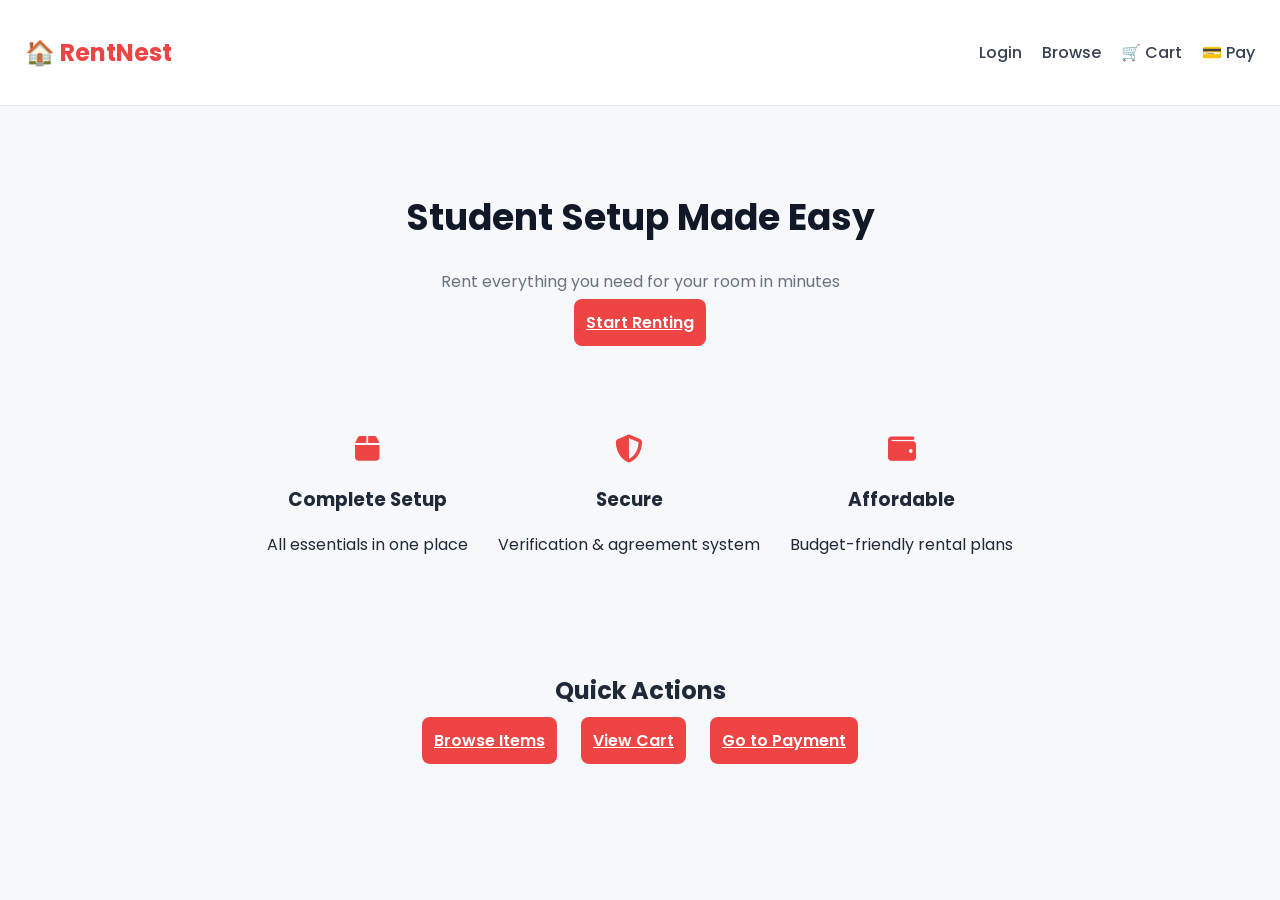
<file: index.html>
<!DOCTYPE html>
<html>
<head>
  <title>RentNest</title>

  <meta name="viewport" content="width=device-width, initial-scale=1.0">

  <link rel="stylesheet" href="style.css">
  <link href="https://fonts.googleapis.com/css2?family=Poppins&display=swap" rel="stylesheet">
  <link rel="stylesheet" href="https://cdnjs.cloudflare.com/ajax/libs/font-awesome/6.5.0/css/all.min.css">
</head>
<body>

<!-- NAVBAR -->
<div class="navbar">
  <h2>🏠 RentNest</h2>

  <div class="nav-links">
    <a href="login.html">Login</a>
    <a href="packages.html">Browse</a>
    <a href="cart.html">🛒 Cart</a>
    <a href="payment.html">💳 Pay</a>
  </div>
</div>

<!-- HERO -->
<div class="hero fade-in">
  <h1>Student Setup Made Easy</h1>
  <p>Rent everything you need for your room in minutes</p>

  <a href="packages.html" class="btn">Start Renting</a>
</div>

<!-- FEATURES -->
<div class="features">

  <div class="feature-box">
    <i class="fa-solid fa-box"></i>
    <h3>Complete Setup</h3>
    <p>All essentials in one place</p>
  </div>

  <div class="feature-box">
    <i class="fa-solid fa-shield-halved"></i>
    <h3>Secure</h3>
    <p>Verification & agreement system</p>
  </div>

  <div class="feature-box">
    <i class="fa-solid fa-wallet"></i>
    <h3>Affordable</h3>
    <p>Budget-friendly rental plans</p>
  </div>

</div>

<!-- QUICK ACTION SECTION (NEW 🔥) -->
<div style="text-align:center; padding:40px;">

  <h2>Quick Actions</h2>

  <a href="packages.html" class="btn" style="margin:10px;">Browse Items</a>
  <a href="cart.html" class="btn" style="margin:10px;">View Cart</a>
  <a href="payment.html" class="btn" style="margin:10px;">Go to Payment</a>

</div>

</body>
</html>
</file>
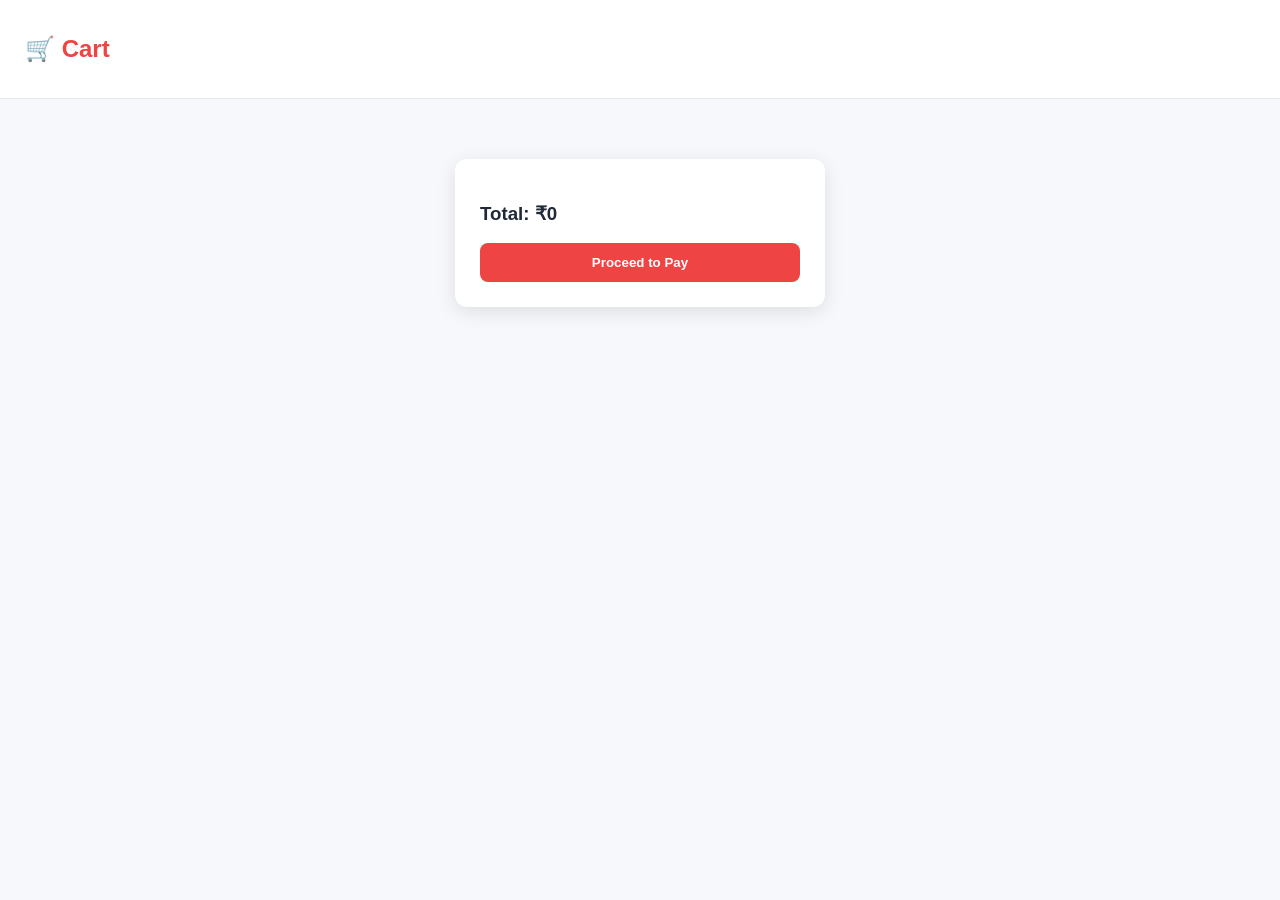
<file: cart.html>
<!DOCTYPE html>
<html>
<head>
  <title>Cart</title>
  <meta name="viewport" content="width=device-width, initial-scale=1.0">
  <link rel="stylesheet" href="style.css">
</head>
<body>

<div class="navbar"><h2>🛒 Cart</h2></div>

<div class="form-box">

<ul id="cartItems"></ul>

<h3>Total: ₹<span id="total"></span></h3>

<button class="btn" onclick="goToPayment()">Proceed to Pay</button>

</div>

<script>
let cart = JSON.parse(localStorage.getItem("cart")) || [];

function renderCart(){
  let list = document.getElementById("cartItems");
  list.innerHTML = "";
  let total = 0;

  cart.forEach((item,i)=>{
    let li = document.createElement("li");

    li.innerHTML = `
      ${item.name} - ₹${item.price} x ${item.qty}
      <br>
      <button onclick="inc(${i})">+</button>
      <button onclick="dec(${i})">-</button>
      <hr>
    `;

    list.appendChild(li);
    total += item.price * item.qty;
  });

  document.getElementById("total").innerText = total;
}

function inc(i){ cart[i].qty++; update(); }
function dec(i){
  if(cart[i].qty>1) cart[i].qty--;
  else cart.splice(i,1);
  update();
}

function update(){
  localStorage.setItem("cart", JSON.stringify(cart));
  renderCart();
}

function goToPayment(){
  window.location.href="payment.html";
}

renderCart();
</script>

</body>
</html>
</file>
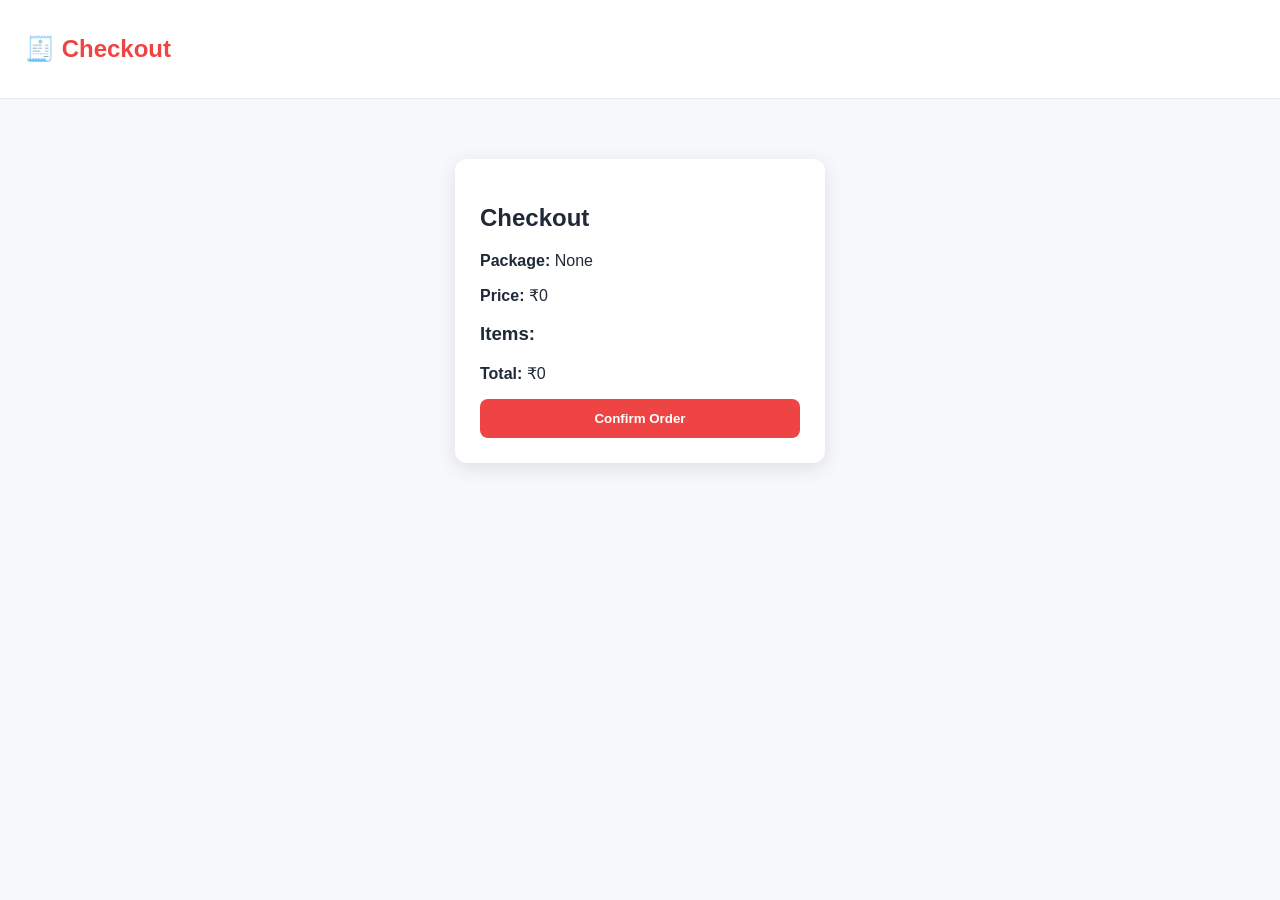
<file: checkout.html>
<!DOCTYPE html>
<html>
<head>
  <title>Checkout</title>
  <meta name="viewport" content="width=device-width, initial-scale=1.0">
  <link rel="stylesheet" href="style.css">
</head>
<body>

<div class="navbar">
  <h2>🧾 Checkout</h2>
</div>

<div class="form-box">

  <h2>Checkout</h2>

  <!-- THESE IDS MUST MATCH -->
  <p><b>Package:</b> <span id="pkgName"></span></p>
  <p><b>Price:</b> ₹<span id="pkgPrice"></span></p>

  <h3>Items:</h3>
  <ul id="itemList"></ul>

  <p><b>Total:</b> ₹<span id="totalPrice"></span></p>

  <button class="btn" onclick="confirmOrder()">Confirm Order</button>

</div>

<!-- YOUR SCRIPT (KEEP AS IT IS) -->
<script>
document.addEventListener("DOMContentLoaded", function () {

  let packageName = localStorage.getItem("packageName");
  let packagePrice = localStorage.getItem("packagePrice");
  let cart = JSON.parse(localStorage.getItem("cart")) || [];

  let total = 0;

  let pkgNameEl = document.getElementById("pkgName");
  let pkgPriceEl = document.getElementById("pkgPrice");
  let list = document.getElementById("itemList");
  let totalEl = document.getElementById("totalPrice");

  if (!pkgNameEl || !pkgPriceEl || !list || !totalEl) {
    console.error("Element IDs not found!");
    return;
  }

  if (packageName && packagePrice) {
    pkgNameEl.innerText = packageName;
    pkgPriceEl.innerText = packagePrice;

    let li = document.createElement("li");
    li.innerText = packageName + " - ₹" + packagePrice;
    list.appendChild(li);

    total += parseInt(packagePrice);
  } else {
    pkgNameEl.innerText = "None";
    pkgPriceEl.innerText = "0";
  }

  cart.forEach(item => {
    let li = document.createElement("li");
    li.innerText = item.name + " - ₹" + item.price;
    list.appendChild(li);
    total += item.price;
  });

  totalEl.innerText = total;

});

function confirmOrder() {
  let total = document.getElementById("totalPrice").innerText;

  if (total == 0) {
    alert("Cart is empty!");
    return;
  }

  alert("Order Confirmed! Total ₹" + total);
  localStorage.clear();
  window.location.href = "index.html";
}
</script>

</body>
</html>
</file>
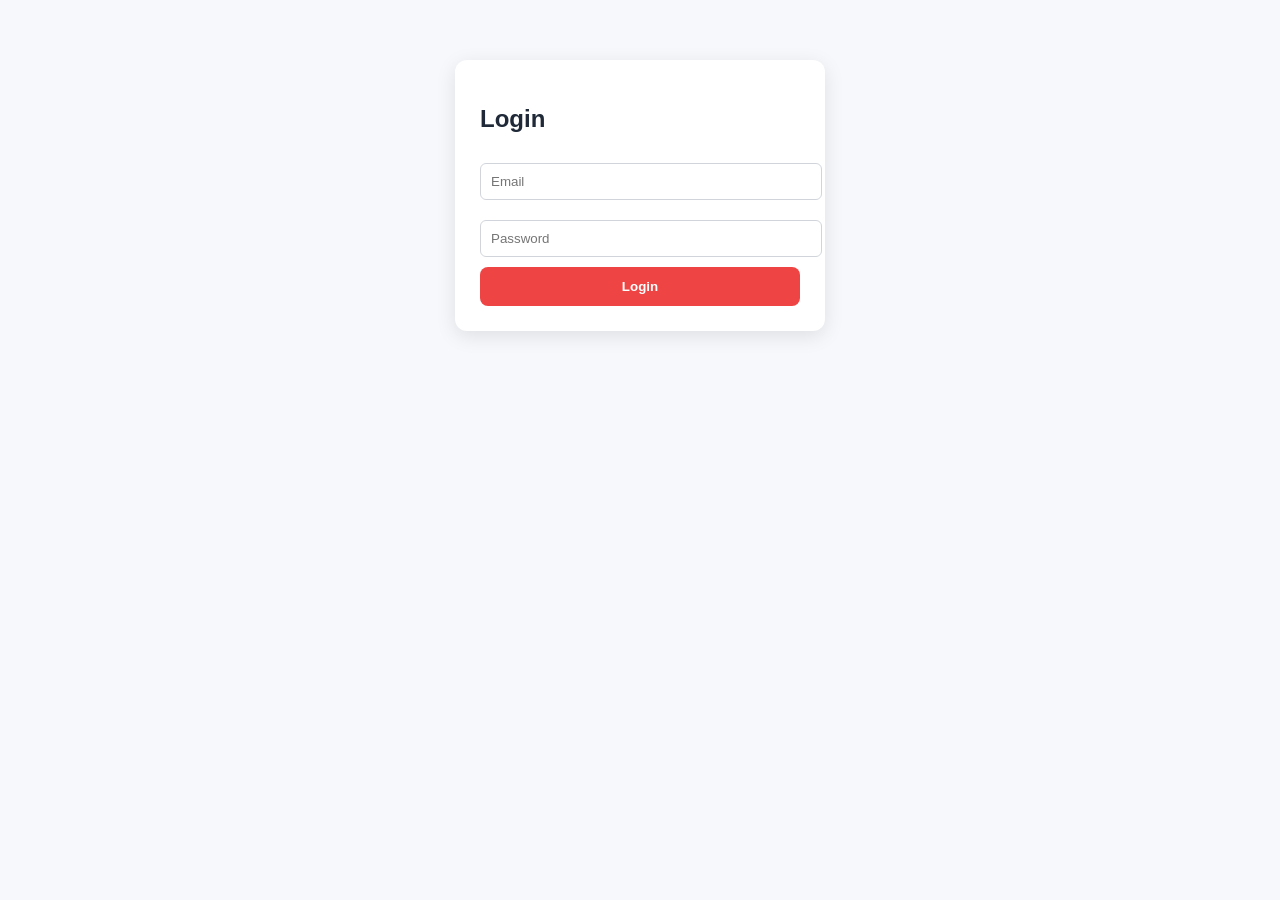
<file: login.html>
<!DOCTYPE html>
<html>
<head>
  <title>Login</title>

  <meta name="viewport" content="width=device-width, initial-scale=1.0">

  <link rel="stylesheet" href="style.css">
</head>
<body>

<div class="form-box fade-in">
  <h2>Login</h2>
  <input type="text" id="email" placeholder="Email">
  <input type="password" placeholder="Password">

  <button class="btn" onclick="loginUser()">Login</button>
</div>

<script>
function loginUser() {
  let email = document.getElementById("email").value;

  if(email === "") {
    alert("Enter email");
    return;
  }

  localStorage.setItem("user", email);
  alert("Login Successful!");
  window.location.href = "packages.html";
}
</script>

</body>
</html>
</file>
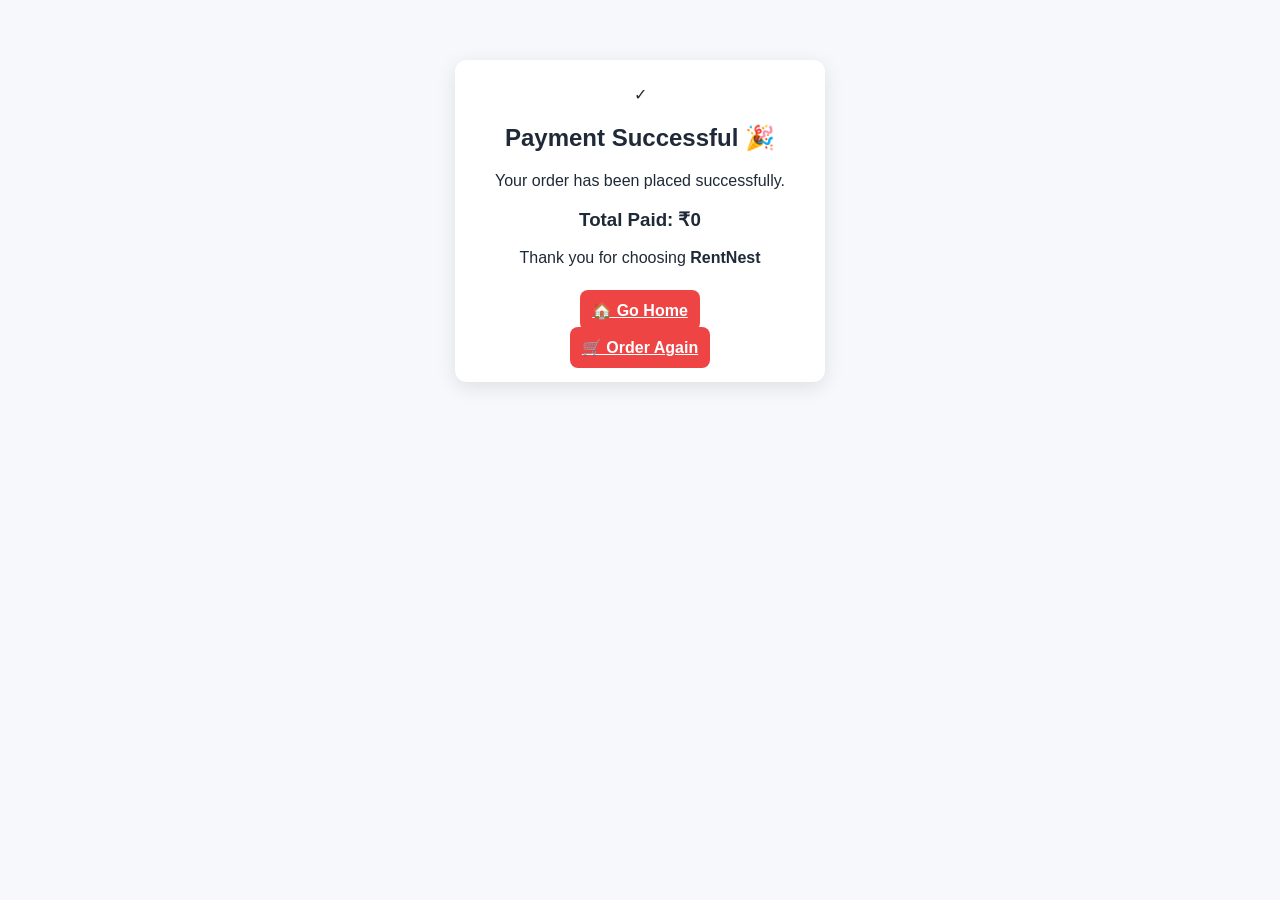
<file: success.html>
<!DOCTYPE html>
<html>
<head>
  <title>Order Success</title>
  <meta name="viewport" content="width=device-width, initial-scale=1.0">
  <link rel="stylesheet" href="style.css">
</head>
<body>

<div class="form-box fade-in" style="text-align:center;">

  <!-- SUCCESS ICON -->
  <div class="success-circle">
    ✓
  </div>

  <h2>Payment Successful 🎉</h2>

  <p>Your order has been placed successfully.</p>

  <h3>Total Paid: ₹<span id="totalPaid"></span></h3>

  <p>Thank you for choosing <b>RentNest</b></p>

  <br>

  <a href="index.html" class="btn">🏠 Go Home</a>
  <br><br>
  <a href="packages.html" class="btn">🛒 Order Again</a>

</div>

<script>
// show total paid
let cart = JSON.parse(localStorage.getItem("cart")) || [];
let total = 0;

cart.forEach(item => {
  total += item.price * item.qty;
});

document.getElementById("totalPaid").innerText = total;

// clear cart AFTER showing total
localStorage.removeItem("cart");
</script>

</body>
</html>
</file>
<file: style.css>
/* ================= GLOBAL ================= */
body {
  margin: 0;
  font-family: 'Poppins', sans-serif;
  background: #f6f8fb;
  color: #1f2937;
}

/* ================= NAVBAR ================= */
.navbar {
  position: sticky;
  top: 0;
  z-index: 100;
  display: flex;
  justify-content: space-between;
  align-items: center;
  padding: 15px 25px;
  background: white;
  border-bottom: 1px solid #e5e7eb;
}

.navbar h2 {
  color: #ef4444; /* Zomato red vibe */
  font-weight: 700;
}

.nav-links {
  display: flex;
  gap: 20px;
}

.navbar a {
  text-decoration: none;
  color: #374151;
  font-weight: 500;
}

/* ================= HERO ================= */
.hero {
  text-align: center;
  padding: 60px 20px;
}

.hero h1 {
  font-size: 36px;
  color: #111827;
}

.hero p {
  color: #6b7280;
  margin-top: 10px;
}

/* ================= BUTTON ================= */
.btn {
  width: 100%;
  padding: 12px;
  background: #ef4444; /* Zomato style */
  color: white;
  border: none;
  border-radius: 8px;
  cursor: pointer;
  font-weight: 600;
  transition: 0.3s;
}

.btn:hover {
  background: #dc2626;
  transform: scale(1.03);
}

/* ================= CONTAINER ================= */
.container {
  display: grid;
  grid-template-columns: repeat(auto-fit, minmax(220px, 1fr));
  gap: 20px;
  padding: 20px;
}

/* ================= CARD ================= */
.card {
  background: white;
  border-radius: 12px;
  overflow: hidden;
  box-shadow: 0 4px 15px rgba(0,0,0,0.08);
  transition: 0.3s;
}

.card:hover {
  transform: translateY(-6px);
}

/* IMAGE */
.card img {
  width: 100%;
  height: 150px;
  object-fit: cover;
}

/* CARD CONTENT */
.card h3 {
  margin: 10px;
}

.card p {
  margin: 10px;
  color: #6b7280;
}

/* ================= PRICE TAG ================= */
.card b {
  color: #111827;
}

/* ================= FORM ================= */
.form-box {
  width: 320px;
  margin: 60px auto;
  padding: 25px;
  border-radius: 12px;
  background: white;
  box-shadow: 0 5px 20px rgba(0,0,0,0.1);
}

input {
  width: 100%;
  padding: 10px;
  margin: 10px 0;
  border-radius: 6px;
  border: 1px solid #d1d5db;
}

/* ================= FEATURES ================= */
.features {
  display: flex;
  justify-content: center;
  gap: 30px;
  padding: 40px;
}

.feature-box {
  text-align: center;
}

.feature-box i {
  font-size: 28px;
  color: #ef4444;
}

/* ================= CART LIST ================= */
ul {
  padding-left: 20px;
}

/* ================= ANIMATION ================= */
.fade-in {
  animation: fadeUp 0.6s ease-in-out;
}

@keyframes fadeUp {
  from {
    opacity: 0;
    transform: translateY(20px);
  }
  to {
    opacity: 1;
    transform: translateY(0);
  }
}

/* ================= MOBILE ================= */
@media (max-width: 768px) {

  .navbar {
    flex-direction: column;
    gap: 10px;
  }

  .nav-links {
    flex-direction: column;
    align-items: center;
  }

  .hero h1 {
    font-size: 24px;
  }

  .form-box {
    width: 90%;
  }

  .features {
    flex-direction: column;
    align-items: center;
  }

  .btn {
    width: 100%;
  }

  .success-circle {
  width: 80px;
  height: 80px;
  background: #22c55e;
  color: white;
  font-size: 40px;
  line-height: 80px;
  border-radius: 50%;
  margin: 0 auto 20px;
  animation: pop 0.5s ease;
}

@keyframes pop {
  0% { transform: scale(0); }
  100% { transform: scale(1); }
}
}
</file>
